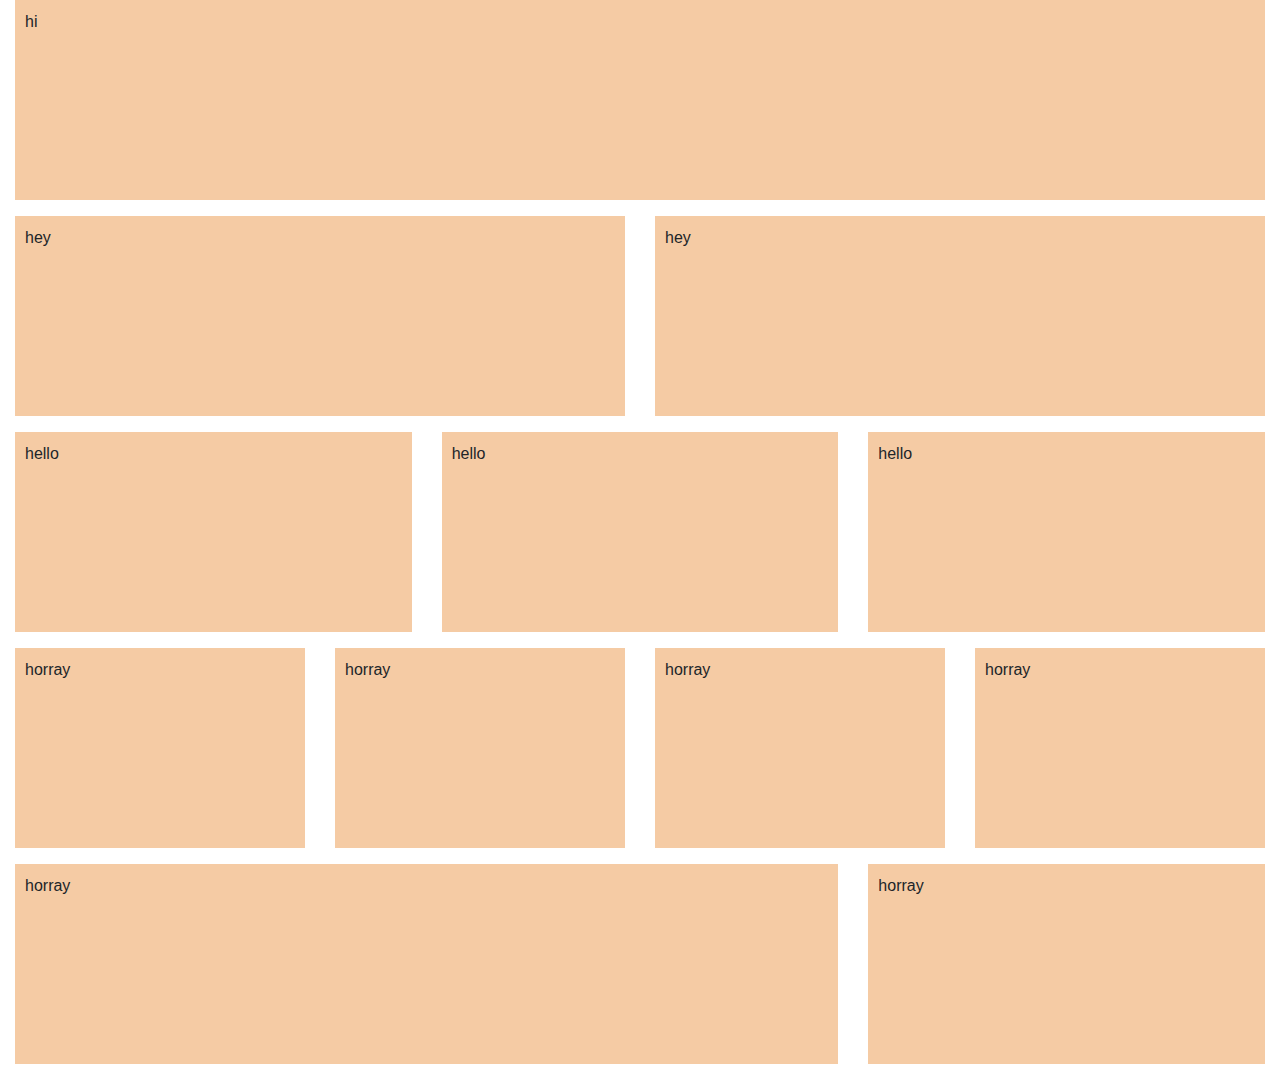
<file: Bootstrap Basic Web Layout/index.html>
<!DOCTYPE html>
<html>
<head>
	<title></title>
	<link rel="stylesheet" type="text/css" href="css/bootstrap.min.css">
	<link rel="stylesheet" type="text/css" href="css/styles.css">
	
</head>
<body>

	<div class="container-fluid">
		<div class="row">
			<div class="col-md-12"> 
				<p> hi</p>
				
			</div>

		</div>

		<div class="row">

			<div class="col-md-6"> 
				<p>hey</p>
			</div>

			<div class="col-md-6"> 
				<p> hey</p>
			</div>

		</div>

		<div class="row">
			<div class="col-md-4">
				<p> hello</p>

			</div>
			<div class="col-md-4">
				<p> hello</p>

			</div>
			<div class="col-md-4">
				<p> hello</p>

			</div>

		</div>

		<div class="row">
			<div class="col-md-3">
				<p>horray</p>

			</div>

			<div class="col-md-3">
				<p> horray</p>

			</div>

			<div class="col-md-3">
				<p> horray</p>

			</div>

			<div class="col-md-3">
				<p> horray</p>

			</div>


		</div>

		<div class="row">
			<div class="col-md-8">
				<p>horray</p>

			</div>

			<div class="col-md-4">
				<p> horray</p>

			</div>


		</div>



	</div>





	
	<script type="text/javascript" src="js/jquery-3.6.1.min.js"></script>
	<script type="text/javascript" src="js/bootstrap.min.js"></script>

</body>
</html>
</file>
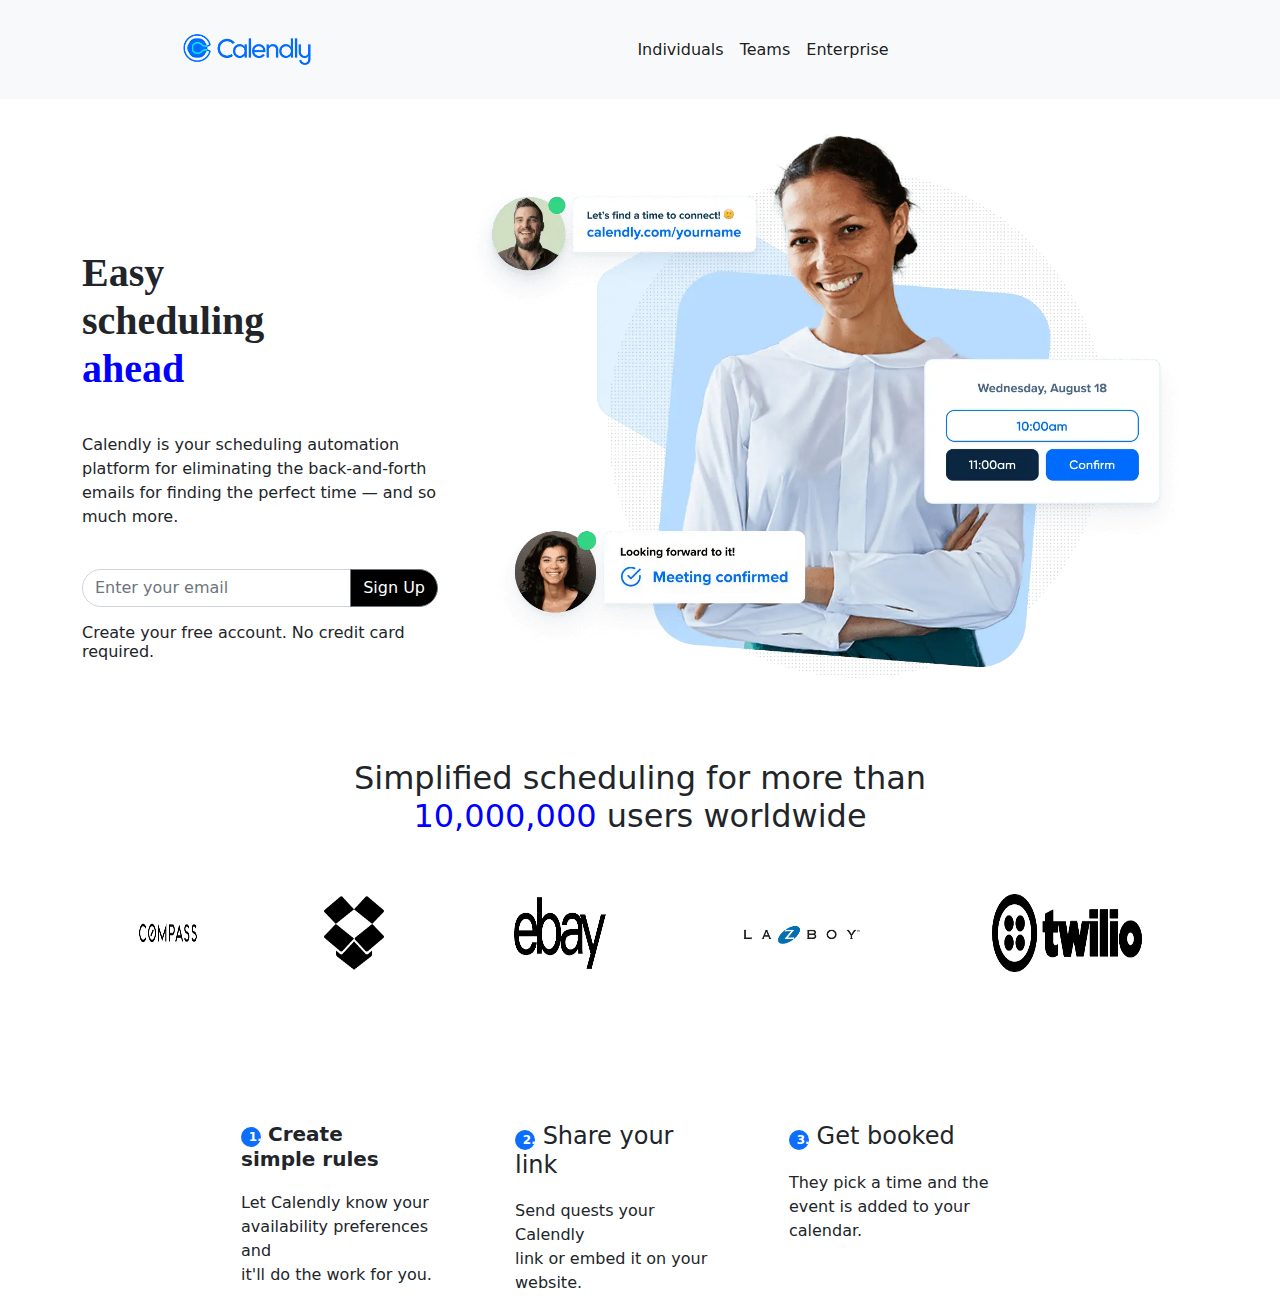
<file: Calendly website/index.html>
<!DOCTYPE html>
<html lang="en">
    <head>
        <title></title>
        <meta charset="UTF-8">
        <meta name="viewport" content="width=device-width, initial-scale=1">
        <link href="css/bootstrap.min.css" rel="stylesheet">
        <link href="css/style.css" rel="stylesheet">
        
    </head>
    <body>

 <!-- Home page     -->

        <!-- Navbar section  -->

        <nav class="navbar navbar-expand-lg navbar-light bg-light">
            <div class="container">
              <a class="navbar-brand" href="#"><img src="images/Calendly-Logo.png" class="img-fluid logo" height="170px" width="130px"></a>
              <button class="navbar-toggler" type="button" data-bs-toggle="collapse" data-bs-target="#navbarNav" aria-controls="navbarNav" aria-expanded="false" aria-label="Toggle navigation">
                <span class="navbar-toggler-icon"></span>
              </button>
              <div class="collapse navbar-collapse mx-auto" id="navbarNav">
                <ul class="navbar-nav mx-auto">
                  <li class="nav-item">
                    <a class="nav-link active" aria-current="page" href="#">Individuals</a>
                  </li>
                  <li class="nav-item">
                    <a class="nav-link active" href="#">Teams </a>
                  </li>
                  <li class="nav-item">
                    <a class="nav-link active" href="#">Enterprise</a>
                  </li>
                </ul>
              </div>
            </div>
          </nav>


        <!-- Hero Section  -->

        <div class="container">
            <div class="row">
                <div class="col-md-4 myhero">
                    <h1> Easy <br>
                        scheduling<br>
                        <span>ahead</span></h1> 

                    <p> Calendly is your scheduling automation platform for eliminating the back-and-forth emails for finding 
                        the perfect time — and so much more.</p>

                        
                      
                          <div class="input-group mb-3 ">
                            <input type="text" class="form-control myinput" placeholder="Enter your email" aria-label="Recipient's username" aria-describedby="button-addon2">
                            <button class="btn btn-outline-secondary myinput mybutton" type="button" id="button-addon2">Sign Up</button>
                          </div>
                    <h6> Create your free account. No credit card required.</h6>
                        
                </div>
                <div class="col-md-8">
                    <img src="images/Homepage-Hero-new.webp" class="img-fluid">
                </div>
            </div>
        </div>

        
        <!-- simplified section  -->

        <div class="container-fluid mysimplified">
            <div class="row">
            <div class="col-md-12">
            <h2 class="text-center"> Simplified scheduling for more than <br>
                <span> 10,000,000 </span> users worldwide</h2>

            </div>
            </div>
        </div>

        <div class="container-fluid mysimplified">
            <div>
            <div class="col-md-12 d-flex justify-content-evenly">
                <img src="images/compass-logo-vector.png" height="30px" width="60px" class="img-fluid">
                <img src="images/dropbox logo.png " height="30px" width="60px" class="img-fluid">
                <img src="images/ebay2.png"  height="20px" width="100px"class="img-fluid">
                <img src="images/laz-y-boy.png " height="170px" width="130px" class="img-fluid">
                <img src="images/twilio3.png"  height="10px" width="150px"class="img-fluid">


            </div>
            </div>
        </div>

        <div class="container-fluid mycreate  d-flex justify-content-evenly">
            <div class="row">
                <div class="col-md-4 mycreate2">
                        <h5>
                            <span class="badge bg-primary mybadge">1.</span> Create <br> simple rules<br>
                        </h5>

                        <p> Let Calendly know your<br>
                            availability preferences and<br>
                            it'll do the work for you.
                        </p>

                </div>

                <div class="col-md-4 mycreate2">
                    <h4 >
                        <span class="badge bg-primary">2.</span> Share your <br>link<br>
                    </h4>
                    <p> Send quests your Calendly<br>
                        link or embed it on your<br>
                        website.
                    </p>
                </div>

                <div class="col-md-4 mycreate2">
                    <h4 >
                        <span class="badge bg-primary">3.</span>  Get booked<br>
                    </h4>

                    <p> 
                        They pick a time and the<br>
                        event is added to your<br>
                        calendar.
                    </p>
                </div>

            </div>
        </div>


        <script src="js/bootstrap.min.js"></script>
    </body>
</html>
</file>
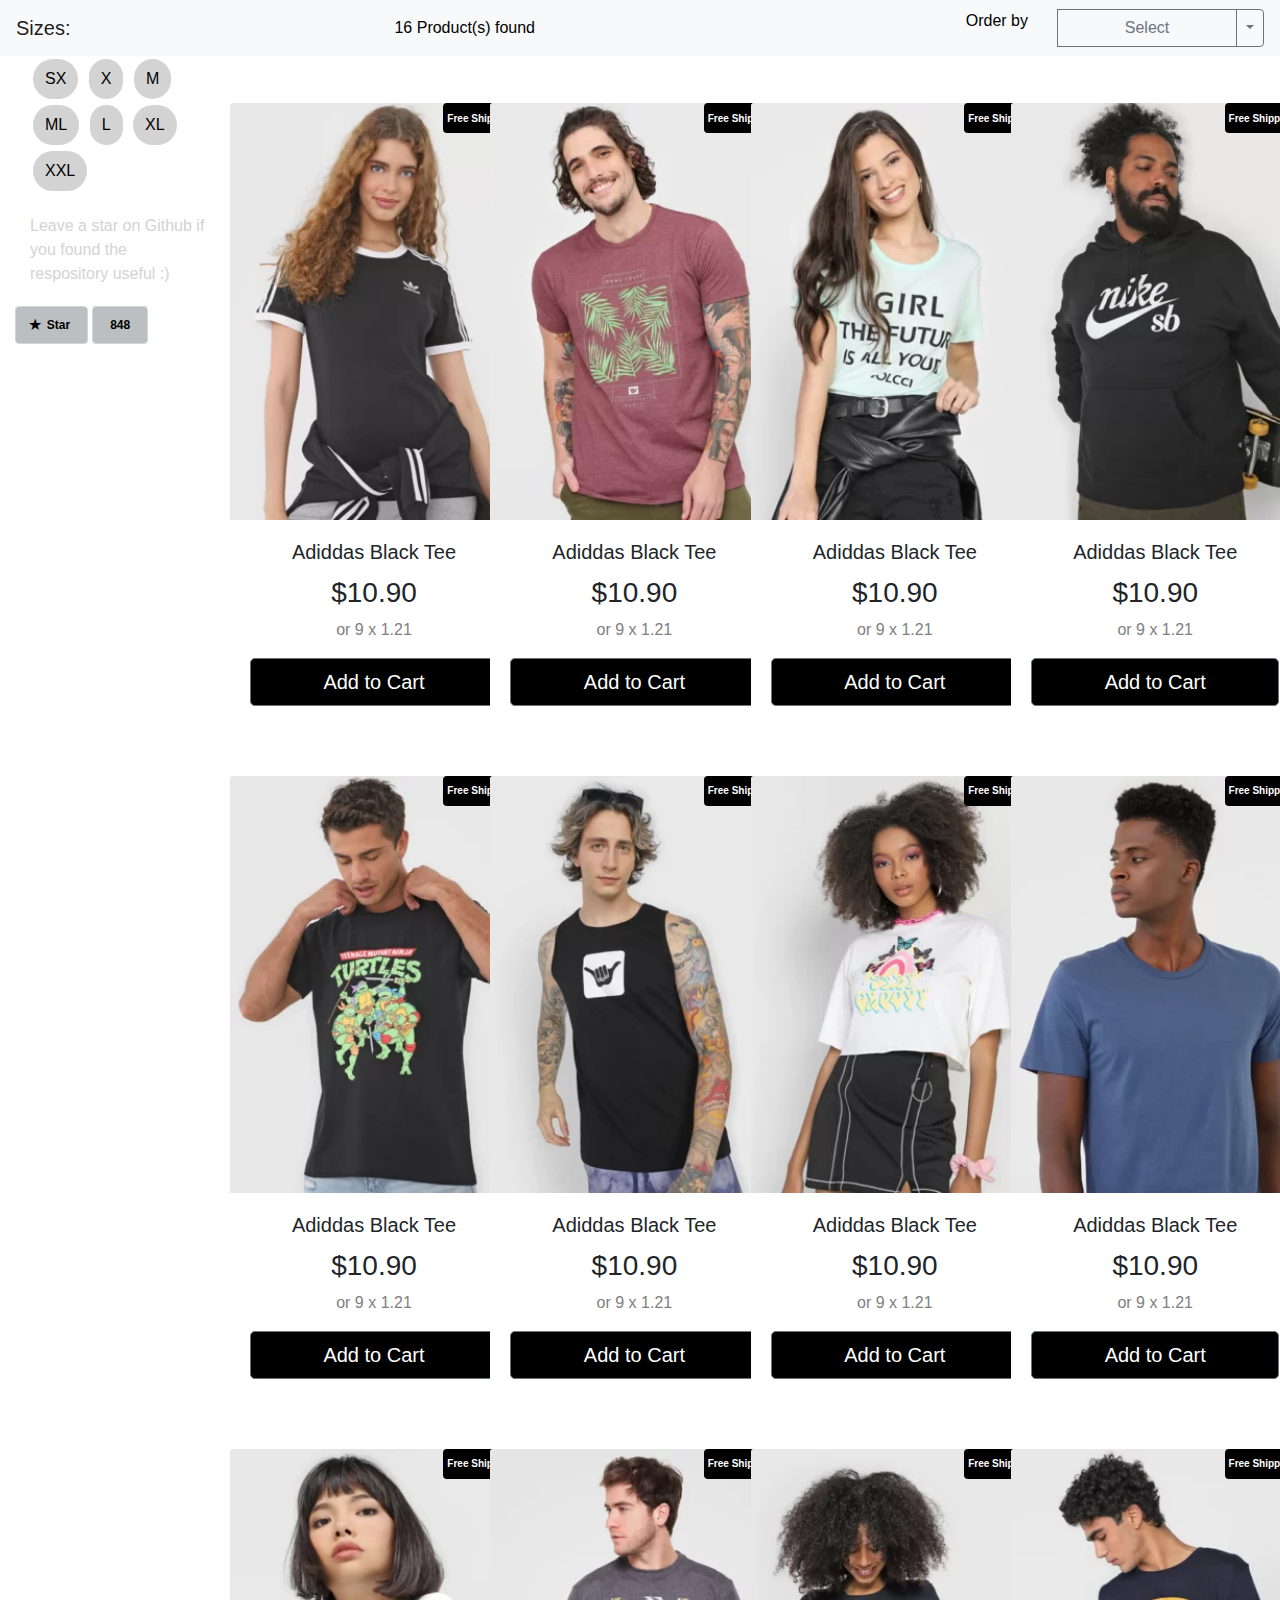
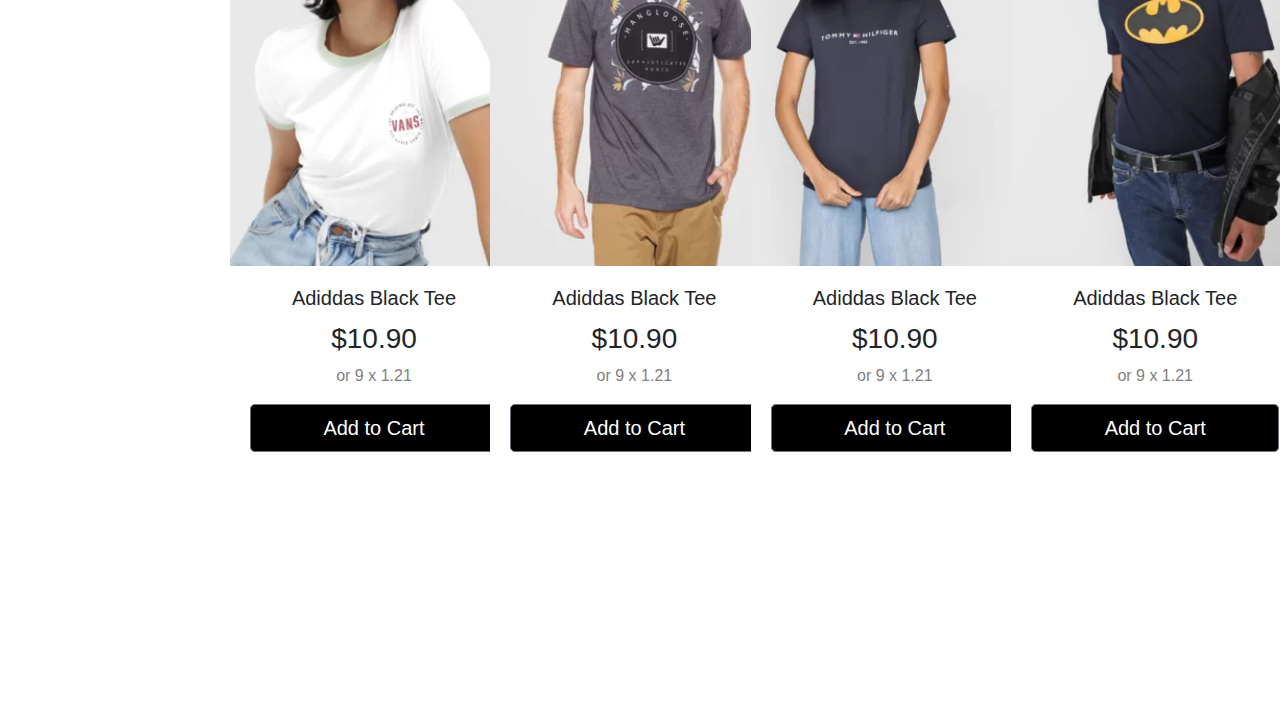
<file: Shoppping cart -ecommerce/index.html>
<!DOCTYPE html>
<html lang="en">
    <head>
        <title>Shopping Cart</title>
        <meta charset="UTF-8">
        <meta name="viewport" content="width=device-width, initial-scale=1">
        <link rel="stylesheet" type="text/css" href="css/bootstrap.min.css">
	    <link rel="stylesheet" type="text/css" href="css/styles.css">
    </head>
    <body>
        <!-- left nav bar section  -->
        <nav class="navbar navbar-expand-lg navbar-light bg-light">
          <a class="navbar-brand" href="#">Sizes:</a>
          <button class="navbar-toggler" type="button" data-toggle="collapse" data-target="#navbarSupportedContent" aria-controls="navbarSupportedContent" aria-expanded="false" aria-label="Toggle navigation">
            <span class="navbar-toggler-icon"></span>
          </button>
        
          <div class="collapse navbar-collapse" id="navbarSupportedContent">
            <ul class="navbar-nav mr-auto">
              <li class="nav-item">
                <a class="nav-link disabled mynav-link"><p>16 Product(s) found</p> </a>
              </li>
            </ul>
            <!-- right nav section -->
              <div class="btn-group ">
                <p class="searchone"> Order by</p>
                <button type="button" class="btn btn-outline-secondary mybutton ">Select</button>
                <button type="button" class="btn btn-outline-secondary dropdown-toggle dropdown-toggle-split" data-toggle="dropdown" aria-expanded="false">
                  <span class="sr-only">Toggle Dropdown</span>
                </button>
                <div class="dropdown-menu">
                  <a class="dropdown-item" href="#">Action</a>
                  <a class="dropdown-item" href="#">Another action</a>
                  <a class="dropdown-item" href="#">Something else here</a>
                  <div class="dropdown-divider"></div>
                  <a class="dropdown-item" href="#">Separated link</a>
                </div>
              </div>
          </div>
        </nav>

        <!-- Sizes Section  -->
          <div class="container-fluid">
            <div>
              <div class="col-md-2">
                <button type="button" class="btn btn-info mybuttons">SX</button>
                <button type="button" class="btn btn-info mybuttons">X</button>
                <button type="button" class="btn btn-info mybuttons">M</button>
                <button type="button" class="btn btn-info mybuttons">ML</button>
                <button type="button" class="btn btn-info mybuttons">L</button>
                <button type="button" class="btn btn-info mybuttons">XL</button>
                <button type="button" class="btn btn-info mybuttons">XXL</button>


                <div class="row">
                  <div class="col-md-12 repose"> Leave a star on Github if you found the respository useful :)</div>
                <div class="row"> 
                  <div class="col-md-12 star">
                    <button type="button" class="btn btn-primary myprimary">
                      ★<span class="badge badge-light myprimary">Star</span>
                      <span class="sr-only">unread messages</span>
                    </button>

                    <button type="button" class="btn btn-primary myprimary">
                     <span class="badge badge-light myprimary">848</span>
                      <span class="sr-only">unread messages</span>
                    </button>
                  </div>
                </div>

                </div>
              </div>
              
              <div class="col-md-10 images">
                <div class="row">


                  <div class="col-md-3">
                    <div class="card mycard" style="width: 18rem;">
                      <span class="badge badge-secondary mybadge"><p>Free Shipping</p></span>
                      <img src="images/card1.webp" class="card-img-top" alt="...">
                      <div class="card-body">
                        <h5 class="card-title text-center">Adiddas Black Tee</h5>
                        <h3 class="card-text text-center">$10.90</h3>
                        <blockquote class="text-center" style="color: gray;"> or 9 x 1.21</blockquote>
                        <button type="button" class="btn btn-secondary btn-lg bigbutton">Add to Cart</button>
                      </div>
                    </div>
                  </div>

                  <div class="col-md-3">
                    <div class="card mycard" style="width: 18rem;">
                      <span class="badge badge-secondary mybadge"><p>Free Shipping</p></span>
                      <img src="images/card3.webp" class="card-img-top" alt="...">
                      <div class="card-body">
                        <h5 class="card-title text-center">Adiddas Black Tee</h5>
                        <h3 class="card-text text-center">$10.90</h3>
                        <blockquote class="text-center" style="color: gray;"> or 9 x 1.21</blockquote>
                        <button type="button" class="btn btn-secondary btn-lg bigbutton">Add to Cart</button>
                      </div>
                    </div>
                  </div>


                  <div class="col-md-3">
                    <div class="card mycard" style="width: 18rem;">
                      <span class="badge badge-secondary mybadge"><p>Free Shipping</p></span>
                      <img src="images/card2.webp" class="card-img-top" alt="...">
                      <div class="card-body">
                        <h5 class="card-title text-center">Adiddas Black Tee</h5>
                        <h3 class="card-text text-center">$10.90</h3>
                        <blockquote class="text-center" style="color: gray;"> or 9 x 1.21</blockquote>
                        <button type="button" class="btn btn-secondary btn-lg bigbutton">Add to Cart</button>
                      </div>
                    </div>
                  </div>


                  <div class="col-md-3">
                    <div class="card mycard" style="width: 18rem;">
                      <span class="badge badge-secondary mybadge"><p>Free Shipping</p></span>
                      <img src="images/card4.webp" class="card-img-top" alt="...">
                      <div class="card-body">
                        <h5 class="card-title text-center">Adiddas Black Tee</h5>
                        <h3 class="card-text text-center">$10.90</h3>
                        <blockquote class="text-center" style="color: gray;"> or 9 x 1.21</blockquote>
                        <button type="button" class="btn btn-secondary btn-lg bigbutton">Add to Cart</button>
                      </div>
                    </div>
                  </div>

                </div>
              </div>
            </div>
          </div>
    

          <!-- Part 2  -->

          <div class="container-fluid">
            <div>
              <div class="col-md-2">
              
              </div>
              
              <div class="col-md-10 images">
                <div class="row">


                  <div class="col-md-3">
                    <div class="card mycard" style="width: 18rem;">
                      <span class="badge badge-secondary mybadge"><p>Free Shipping</p></span>
                      <img src="images/10547961582846888-1-product.76c02f8ee37e439fad3b.webp" class="card-img-top" alt="...">
                      <div class="card-body">
                        <h5 class="card-title text-center">Adiddas Black Tee</h5>
                        <h3 class="card-text text-center">$10.90</h3>
                        <blockquote class="text-center" style="color: gray;"> or 9 x 1.21</blockquote>
                        <button type="button" class="btn btn-secondary btn-lg bigbutton">Add to Cart</button>
                      </div>
                    </div>
                  </div>

                  <div class="col-md-3">
                    <div class="card mycard" style="width: 18rem;">
                      <span class="badge badge-secondary mybadge"><p>Free Shipping</p></span>
                      <img src="images/11033926921508488-1-product.e80b2a0ba8e1d1c30095.webp" class="card-img-top" alt="...">
                      <div class="card-body">
                        <h5 class="card-title text-center">Adiddas Black Tee</h5>
                        <h3 class="card-text text-center">$10.90</h3>
                        <blockquote class="text-center" style="color: gray;"> or 9 x 1.21</blockquote>
                        <button type="button" class="btn btn-secondary btn-lg bigbutton">Add to Cart</button>
                      </div>
                    </div>
                  </div>


                  <div class="col-md-3">
                    <div class="card mycard" style="width: 18rem;">
                      <span class="badge badge-secondary mybadge"><p>Free Shipping</p></span>
                      <img src="images/8552515751438644-1-product.b6128dd1df3de552cf1b.webp" class="card-img-top" alt="...">
                      <div class="card-body">
                        <h5 class="card-title text-center">Adiddas Black Tee</h5>
                        <h3 class="card-text text-center">$10.90</h3>
                        <blockquote class="text-center" style="color: gray;"> or 9 x 1.21</blockquote>
                        <button type="button" class="btn btn-secondary btn-lg bigbutton">Add to Cart</button>
                      </div>
                    </div>
                  </div>


                  <div class="col-md-3">
                    <div class="card mycard" style="width: 18rem;">
                      <span class="badge badge-secondary mybadge"><p>Free Shipping</p></span>
                      <img src="images/10686354557628304-1-product.00bf8ca2603352e0cfad.webp" class="card-img-top" alt="...">
                      <div class="card-body">
                        <h5 class="card-title text-center">Adiddas Black Tee</h5>
                        <h3 class="card-text text-center">$10.90</h3>
                        <blockquote class="text-center" style="color: gray;"> or 9 x 1.21</blockquote>
                        <button type="button" class="btn btn-secondary btn-lg bigbutton">Add to Cart</button>
                      </div>
                    </div>
                  </div>


                </div>
              </div>
            </div>
          </div>

          <!-- Part 3  -->

          <div class="container-fluid">
            <div>
              <div class="col-md-2">
                
              </div>
              
              <div class="col-md-10 images">
                <div class="row">


                  <div class="col-md-3">
                    <div class="card mycard" style="width: 18rem;">
                      <span class="badge badge-secondary mybadge"><p>Free Shipping</p></span>
                      <img src="images/18644119330491310-1-product.3ab8c5301302c1f8add4.webp" class="card-img-top" alt="...">
                      <div class="card-body">
                        <h5 class="card-title text-center">Adiddas Black Tee</h5>
                        <h3 class="card-text text-center">$10.90</h3>
                        <blockquote class="text-center" style="color: gray;"> or 9 x 1.21</blockquote>
                        <button type="button" class="btn btn-secondary btn-lg bigbutton">Add to Cart</button>
                      </div>
                    </div>
                  </div>

                  <div class="col-md-3">
                    <div class="card mycard" style="width: 18rem;">
                      <span class="badge badge-secondary mybadge"><p>Free Shipping</p></span>
                      <img src="images/card5.webp" class="card-img-top" alt="...">
                      <div class="card-body">
                        <h5 class="card-title text-center">Adiddas Black Tee</h5>
                        <h3 class="card-text text-center">$10.90</h3>
                        <blockquote class="text-center" style="color: gray;"> or 9 x 1.21</blockquote>
                        <button type="button" class="btn btn-secondary btn-lg bigbutton">Add to Cart</button>
                      </div>
                    </div>
                  </div>


                  <div class="col-md-3">
                    <div class="card mycard" style="width: 18rem;">
                      <span class="badge badge-secondary mybadge"><p>Free Shipping</p></span>
                      <img src="images/card6.webp" class="card-img-top" alt="...">
                      <div class="card-body">
                        <h5 class="card-title text-center">Adiddas Black Tee</h5>
                        <h3 class="card-text text-center">$10.90</h3>
                        <blockquote class="text-center" style="color: gray;"> or 9 x 1.21</blockquote>
                        <button type="button" class="btn btn-secondary btn-lg bigbutton">Add to Cart</button>
                      </div>
                    </div>
                  </div>


                  <div class="col-md-3">
                    <div class="card mycard" style="width: 18rem;">
                      <span class="badge badge-secondary mybadge"><p>Free Shipping</p></span>
                      <img src="images/card7.webp" class="card-img-top" alt="...">
                      <div class="card-body">
                        <h5 class="card-title text-center">Adiddas Black Tee</h5>
                        <h3 class="card-text text-center">$10.90</h3>
                        <blockquote class="text-center" style="color: gray;"> or 9 x 1.21</blockquote>
                        <button type="button" class="btn btn-secondary btn-lg bigbutton">Add to Cart</button>
                      </div>
                    </div>
                  </div>


                </div>
              </div>
            </div>
          </div>
        <!-- my cards section  -->
       


    <!-- my footer section  -->
            


    <script type="text/javascript" src="js/jquery-3.6.1.min.js"></script>
	<script type="text/javascript" src="js/bootstrap.min.js"></script>

    </body>
</html>
</file>
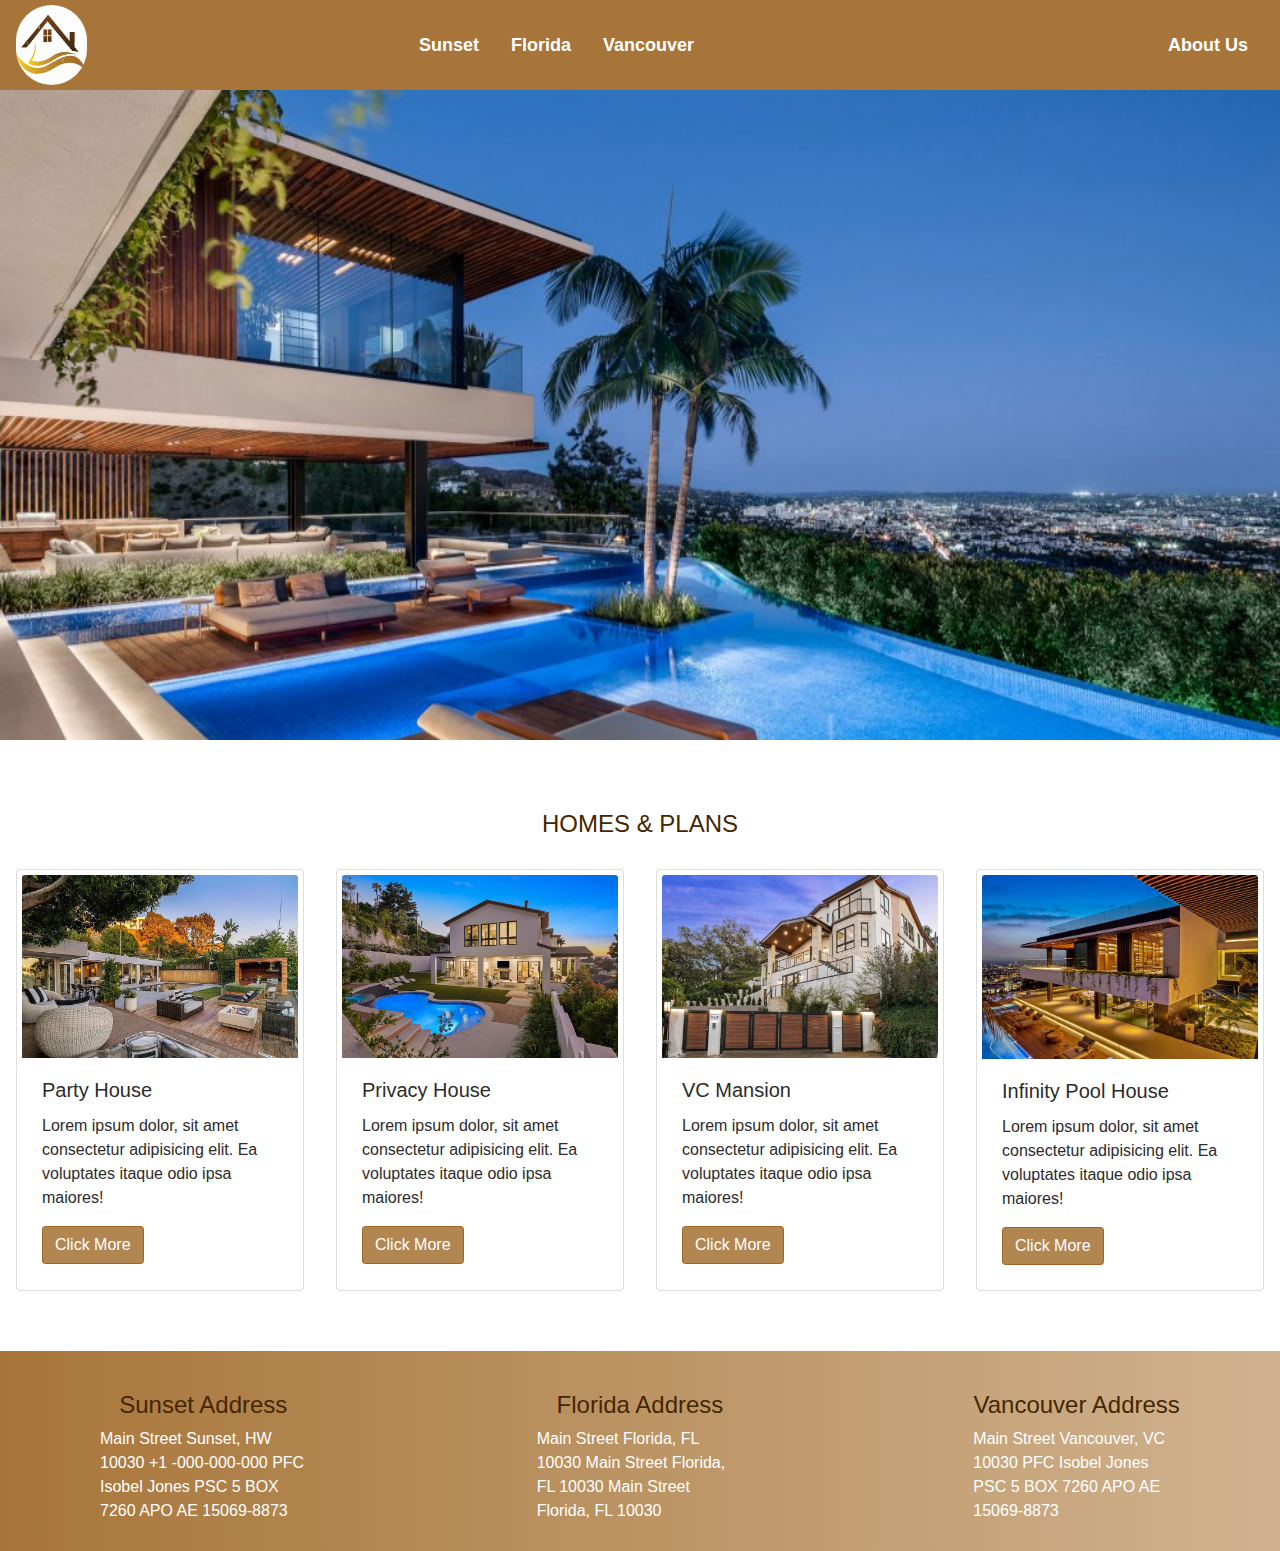
<file: Single Webpage/index.html>
<!DOCTYPE html>
<html lang="en">
    <head>
        <title>Sunset Homes</title>
        <meta charset="UTF-8">
        <meta name="viewport" content="width=device-width, initial-scale=1">
        <link rel="stylesheet" type="text/css" href="css/bootstrap.min.css">
	    <link rel="stylesheet" type="text/css" href="css/styles.css">
    </head>
    <body>
        <!-- nav bar section  -->
        <nav class="navbar navbar-expand-lg navbar-light  mynav-bar">

            <a class="navbar-brand mynav"  href="#"><img src="images/homelogo.jpeg" class="img-fluid mylogo"></a>
            <button class="navbar-toggler" type="button" data-toggle="collapse" data-target="#navbarSupportedContent" aria-controls="navbarSupportedContent" aria-expanded="false" aria-label="Toggle navigation">
              <span class="navbar-toggler-icon"></span>
            </button>
          
            <div class="nav-m">
                <a class="nav-link" href="#">Sunset</a>
                <a class="nav-link" href="#">Florida</a>
                <a class="nav-link" href="#">Vancouver</a>
            </div>

            <div class="nav-l">
                <a class="nav-link" href="#">About Us</a>
            </div>
          </nav>

        <!-- Jumbotron or slider or carousel  -->
        <div class="container-fluid myslider">
            <div>
                <div id="carouselExampleSlidesOnly" class="carousel slide" data-ride="carousel">
                    <div class="carousel-inner">
                      <div class="carousel-item active slider">
                          <img src="images/sliderorcard3.jpeg" class="d-block w-100" alt="infinity pool house">
                      </div>
                    </div>
                  </div>
            </div>
        </div>

        <div class="container-fluid">
            <div class="text-center myheader">
                <h4> HOMES & PLANS</h4>
            </div>
        </div>
    
        <!-- my cards section  -->
        <div class="container-fluid">
            <div class="row mycards">

                <div class="card mycard" style="width: 18rem;">
                    <img src="images/card4.jpeg" class="card-img-top" alt="...">
                    <div class="card-body">
                      <h5 class="card-title">Party House</h5>
                      <p class="card-text">Lorem ipsum dolor, sit amet consectetur adipisicing elit. Ea voluptates itaque odio ipsa maiores!</p>
                        <a href="#" class="btn btn-primary mybutton">Click More</a>
                    </div>
                  </div>

                  <div class="card mycard" style="width: 18rem;">
                    <img src="images/card1.jpeg" class="card-img-top" alt="...">
                    <div class="card-body">
                      <h5 class="card-title">Privacy House</h5>
                      <p class="card-text">Lorem ipsum dolor, sit amet consectetur adipisicing elit. Ea voluptates itaque odio ipsa maiores!</p>
                      <a href="#" class="btn btn-primary mybutton">Click More</a>
                    </div>
                  </div>

                  <div class="card mycard" style="width: 18rem;">
                    <img src="images/card5.jpeg" class="card-img-top" alt="...">
                    <div class="card-body">
                      <h5 class="card-title">VC Mansion</h5>
                      <p class="card-text">Lorem ipsum dolor, sit amet consectetur adipisicing elit. Ea voluptates itaque odio ipsa maiores!</p>
                      <a href="#" class="btn btn-primary mybutton">Click More</a>
                    </div>
                  </div>


                  <div class="card mycard" style="width: 18rem;">
                    <img src="images/card2.webp" class="card-img-top" alt="...">
                    <div class="card-body">
                      <h5 class="card-title">Infinity Pool House</h5>
                      <p class="card-text">Lorem ipsum dolor, sit amet consectetur adipisicing elit. Ea voluptates itaque odio ipsa maiores!</p>
                      <a href="#" class="btn btn-primary mybutton"> Click More</a>
                    </div>
                  </div>
                
            </div>
        </div>


    <!-- my footer section  -->
            <div class="footer">
                <div class="row myfooter">
                    <div class="col-md-4">
                        <h4> Sunset Address</h4>
                        <p> Main Street
                            Sunset, HW 10030  +1 -000-000-000 PFC Isobel Jones
                            PSC 5 BOX 7260
                            APO AE 15069-8873</p>
                    </div>
                    <div class="col-md-4">
                        <h4> Florida Address</h4>
                        <p> Main Street
                            Florida, FL 10030 
                            Main Street
                            Florida, FL 10030 
                            Main Street
                            Florida, FL 10030 </p>
                        </div>
                    <div class="col-md-4">
                        <h4> Vancouver Address</h4>
                        <p> Main Street
                        Vancouver, VC 10030 PFC Isobel Jones
                        PSC 5 BOX 7260
                        APO AE 15069-8873 </p>
                    </div>
                </div>
            </div>


    <script type="text/javascript" src="js/jquery-3.6.1.min.js"></script>
	<script type="text/javascript" src="js/bootstrap.min.js"></script>

    </body>
</html>
</file>
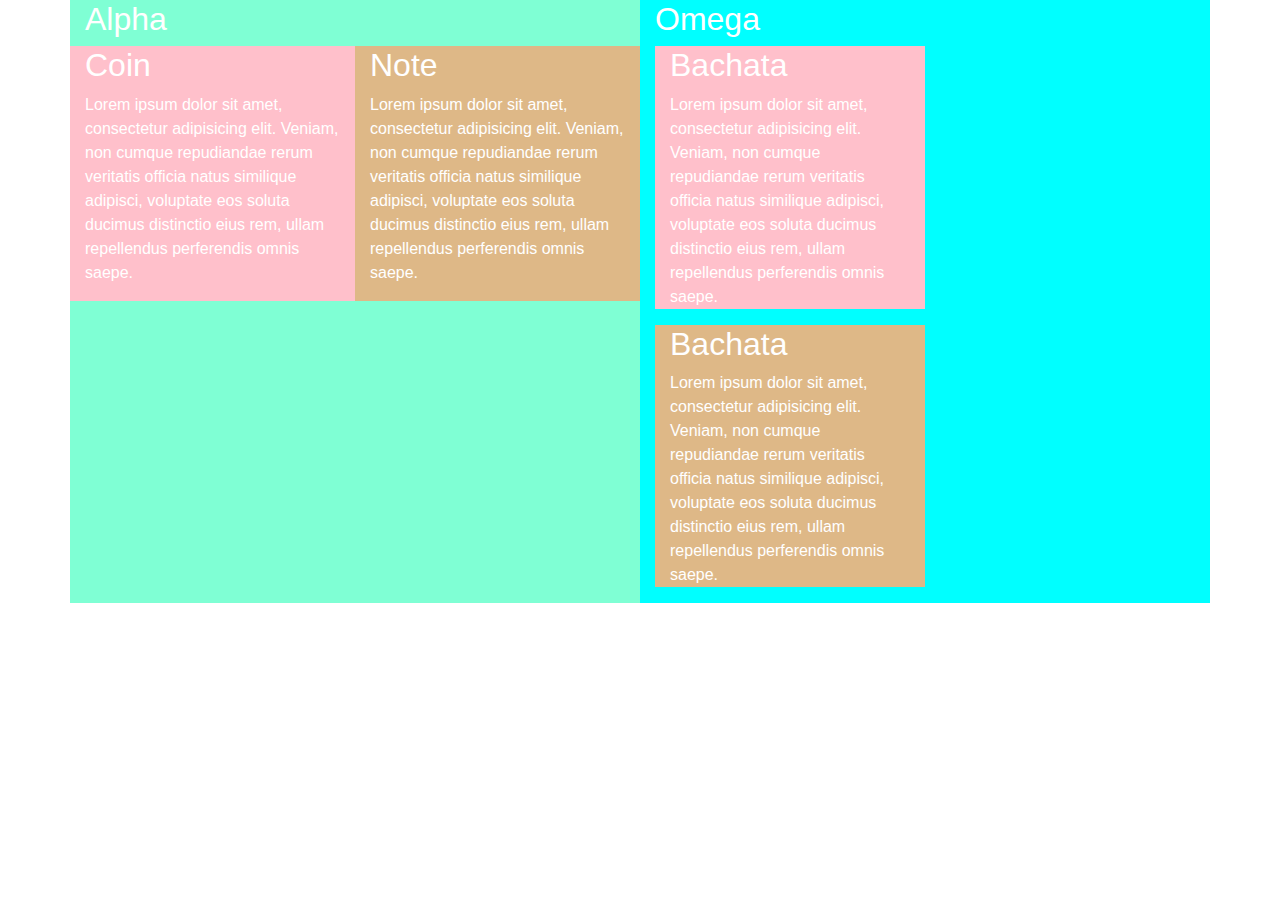
<file: Boostrap video code along/nestingcols.html>
<!DOCTYPE html>
<html lang="en">
    <head>
        <title></title>
        <meta charset="UTF-8">
        <meta name="viewport" content="width=device-width, initial-scale=1">
        <link rel="stylesheet" href="css/bootstrap.min.css" type="text/css">
        <link href="css/nestingcols.css" rel="stylesheet" type="text/css">
    </head>
    <body>
        <div class="container">
            <div class="row">
                <div class="col-md-6 col1"> 
                   <h2> Alpha</h2>
                <div class="row"> 
                   <div class="col-md-6 nest1">
                    <h2>Coin</h2>
                    <p>
                        Lorem ipsum dolor sit amet, consectetur adipisicing elit. Veniam, non cumque repudiandae rerum veritatis officia natus similique adipisci, 
                        voluptate eos soluta ducimus distinctio eius rem, ullam repellendus perferendis omnis saepe.
                    </p>
                   </div>
                   <div class="col-md-6 nest2">
                    <h2>Note</h2>
                    <p>
                        Lorem ipsum dolor sit amet, consectetur adipisicing elit. Veniam, non cumque repudiandae rerum veritatis officia natus similique adipisci, 
                        voluptate eos soluta ducimus distinctio eius rem, ullam repellendus perferendis omnis saepe.
                    </p>
                   </div>
                </div>
            </div>
                <div class="col-md-6 col2">
                    <h2> Omega</h2>
            
                       <div class="col-md-6 nest1">
                        <h2>Bachata</h2>
                        <p>
                            Lorem ipsum dolor sit amet, consectetur adipisicing elit. Veniam, non cumque repudiandae rerum veritatis officia natus similique adipisci, 
                            voluptate eos soluta ducimus distinctio eius rem, ullam repellendus perferendis omnis saepe.
                        </p>
                       </div>

                       <div class="col-md-6 nest2">
                        <h2>Bachata</h2>
                        <p>
                            Lorem ipsum dolor sit amet, consectetur adipisicing elit. Veniam, non cumque repudiandae rerum veritatis officia natus similique adipisci, 
                            voluptate eos soluta ducimus distinctio eius rem, ullam repellendus perferendis omnis saepe.
                        </p>
                       </div>
                </div>
            </div>
        </div>

        <!-- Note: nesting is pretty useful in responsive sites layout. putting content inside a man content in bootstrap  -->


        <script type="text/javascript" src="js/jquery-3.6.1.min.js"> </script>
        <script type="text/javascript" src="js/bootstrap.min.js"> </script>
    </body>
</html>
</file>
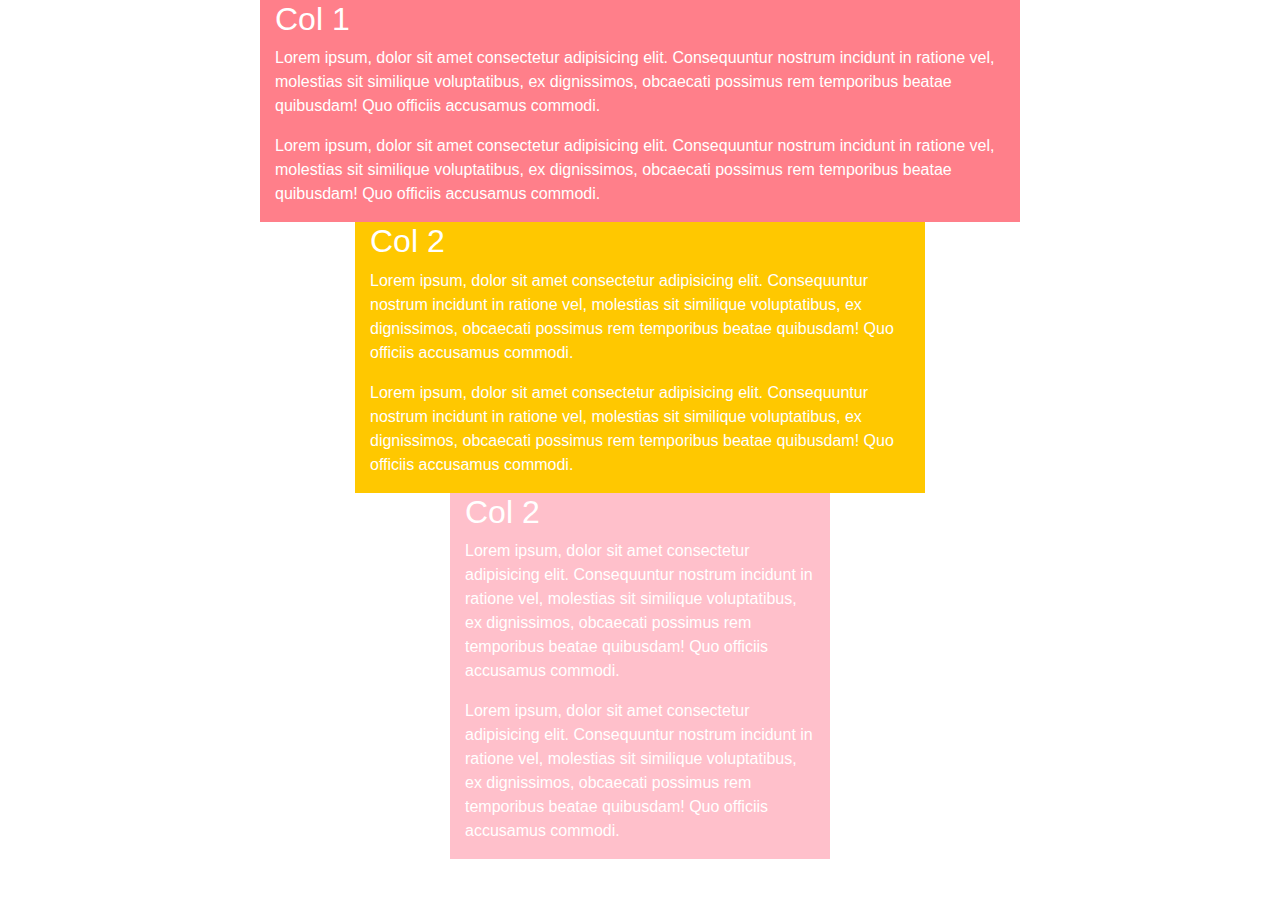
<file: Boostrap video code along/offsetting.html>
<!DOCTYPE html>
<html lang="en">
    <head>
        <title></title>
        <meta charset="UTF-8">
        <meta name="viewport" content="width=device-width, initial-scale=1">
        <link rel="stylesheet" href="css/bootstrap.min.css" type="text/css">
        <link href="css/offsetting.css" rel="stylesheet" type="text/css">
    </head>
    <body>
        <!-- justify center with bootstrap offset insteading css styling -->
        <div class="container">
            <div class="row">
                <div class="col-md-8 offset-md-2 col1"> 
                   <h2> Col 1</h2>
                   <p> Lorem ipsum, dolor sit amet consectetur adipisicing elit. Consequuntur nostrum incidunt in ratione vel, molestias sit similique 
                    voluptatibus, ex dignissimos, obcaecati possimus rem temporibus beatae quibusdam! Quo officiis accusamus commodi.</p>
                    <p> Lorem ipsum, dolor sit amet consectetur adipisicing elit. Consequuntur nostrum incidunt in ratione vel, molestias sit similique 
                        voluptatibus, ex dignissimos, obcaecati possimus rem temporibus beatae quibusdam! Quo officiis accusamus commodi.</p>
                </div>
                <div class="col-md-6 offset-md-3 col2">
                    <h2> Col 2</h2>
                    <p> Lorem ipsum, dolor sit amet consectetur adipisicing elit. Consequuntur nostrum incidunt in ratione vel, molestias sit similique 
                        voluptatibus, ex dignissimos, obcaecati possimus rem temporibus beatae quibusdam! Quo officiis accusamus commodi.</p>
                        <p> Lorem ipsum, dolor sit amet consectetur adipisicing elit. Consequuntur nostrum incidunt in ratione vel, molestias sit similique 
                            voluptatibus, ex dignissimos, obcaecati possimus rem temporibus beatae quibusdam! Quo officiis accusamus commodi.</p>
                </div>

                <div class="col-md-4 offset-md-4 col3"> 
                    <h2> Col 2</h2>
                    <p> Lorem ipsum, dolor sit amet consectetur adipisicing elit. Consequuntur nostrum incidunt in ratione vel, molestias sit similique 
                        voluptatibus, ex dignissimos, obcaecati possimus rem temporibus beatae quibusdam! Quo officiis accusamus commodi.</p>
                        <p> Lorem ipsum, dolor sit amet consectetur adipisicing elit. Consequuntur nostrum incidunt in ratione vel, molestias sit similique 
                            voluptatibus, ex dignissimos, obcaecati possimus rem temporibus beatae quibusdam! Quo officiis accusamus commodi.</p>
                </div>
            </div>
        </div>

        <script type="text/javascript" src="js/jquery-3.6.1.min.js"> </script>
        <script type="text/javascript" src="js/bootstrap.min.js"> </script>
    </body>
</html>
</file>
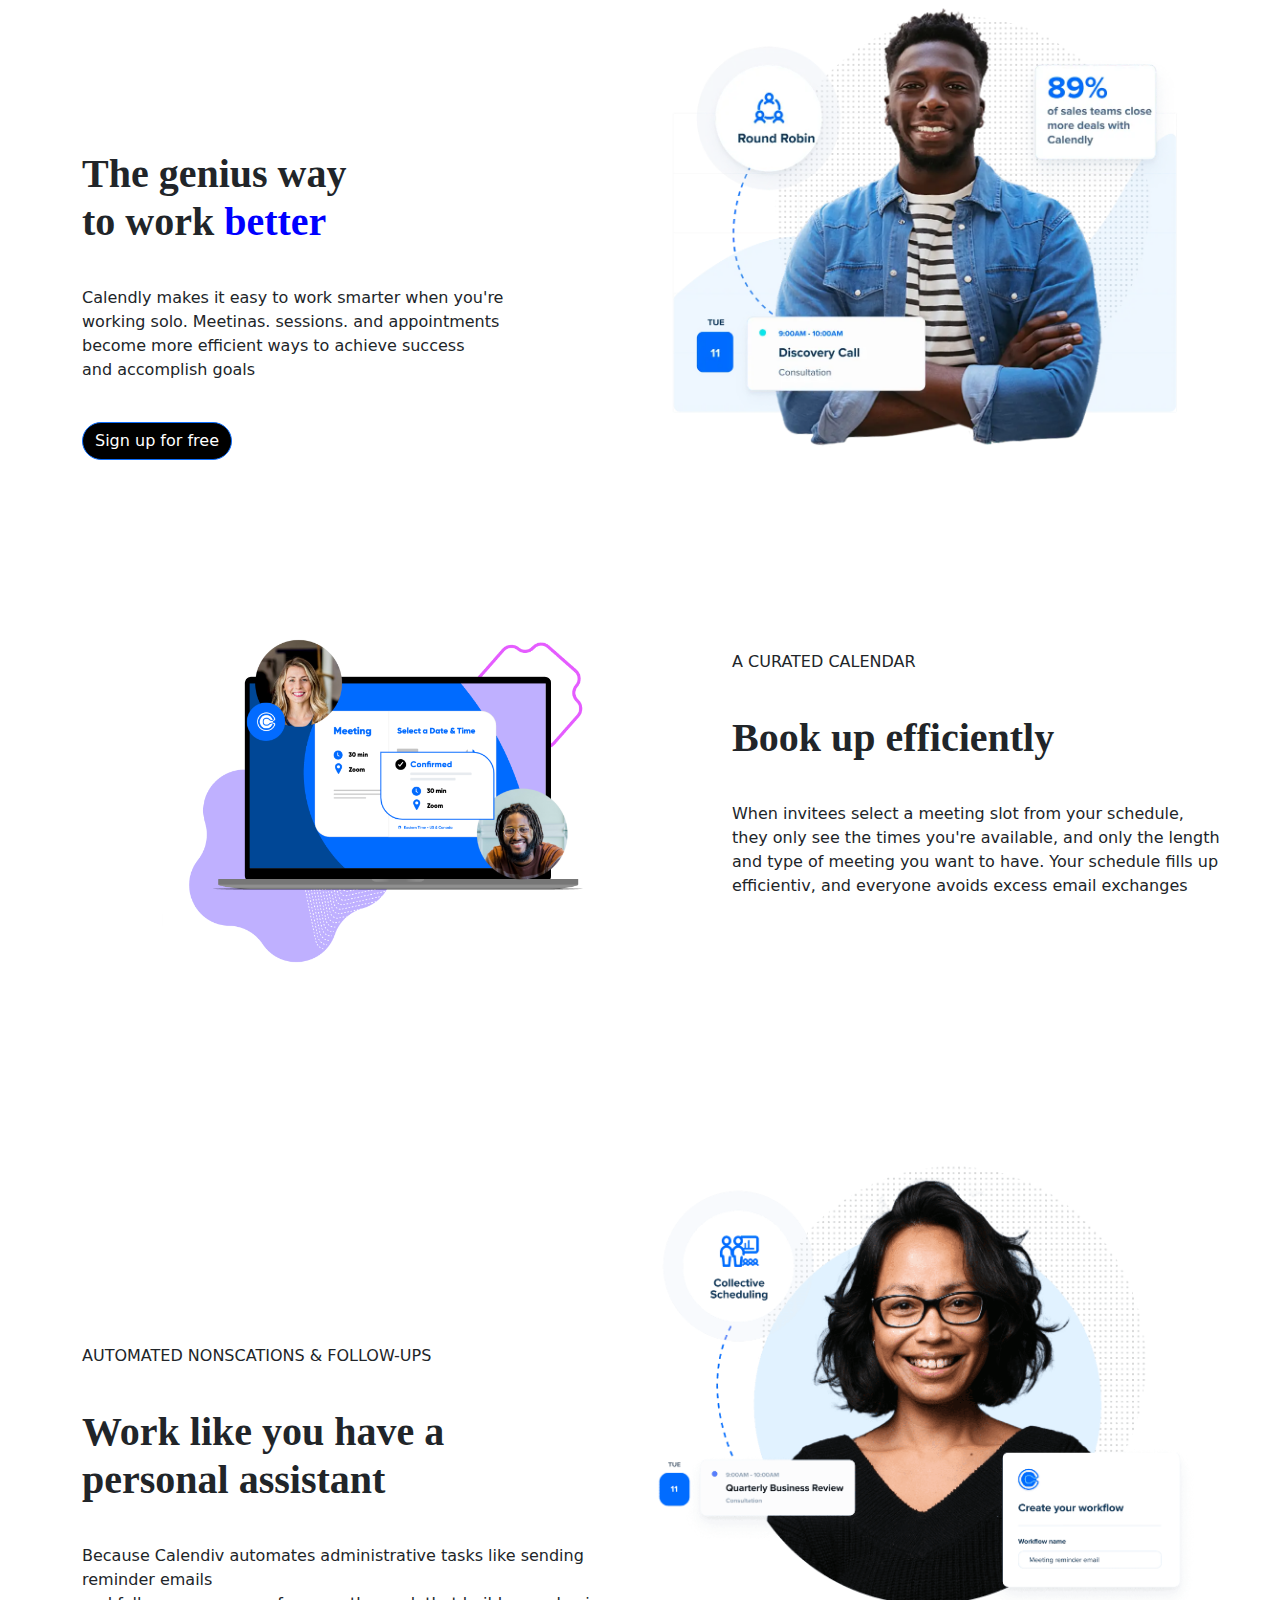
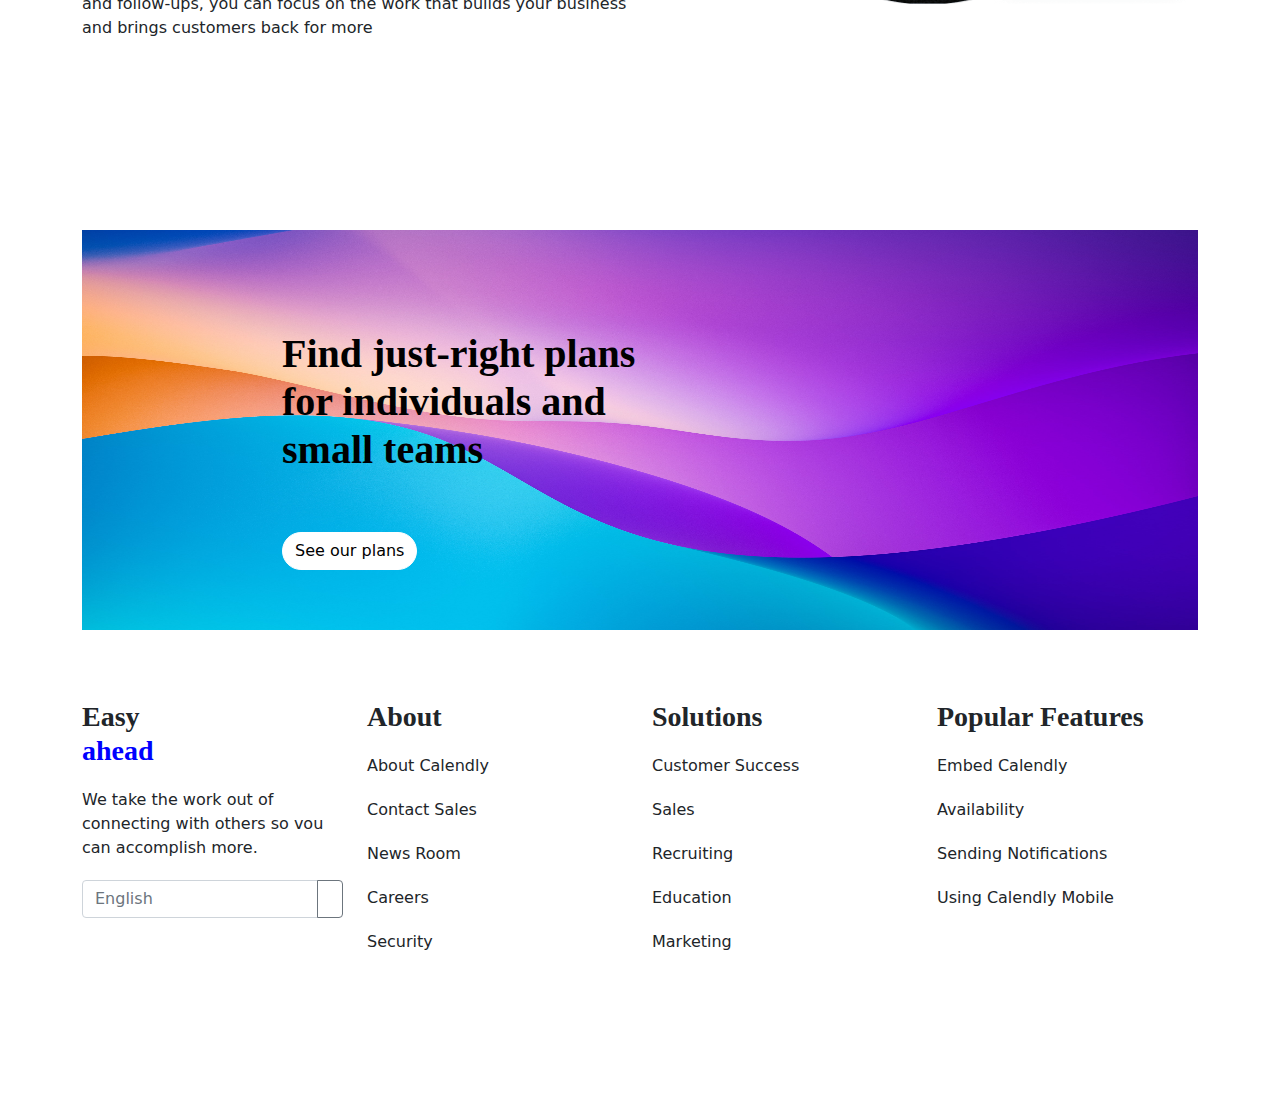
<file: Calendly website/individuals.html>
<!DOCTYPE html>
<html lang="en">
    <head>
        <title></title>
        <meta charset="UTF-8">
        <meta name="viewport" content="width=device-width, initial-scale=1">
        <link href="css/bootstrap.min.css" rel="stylesheet">
        <link href="css/style.css" rel="stylesheet">
    </head>
    <body>
    
<!-- part 1 -->
        <div class="container">
            <div class="row">
                <div class="col-md-6 myhero">
                    <h1> The genius way <br> to work <span> better</span> </h1>
                    <p> Calendly makes it easy to work smarter when you're<br>
                        working solo. Meetinas. sessions. and appointments<br>
                        become more efficient ways to achieve success<br>
                        and
                        accomplish goals
                    </p>
                    <button type="button" class="btn btn-primary button2">Sign up for free</button>
                
        
                </div>

                <div class="col-md-6">
                    <img src="images/Calendly-page 2.webp" class="img-fluid">
                </div>
            </div>
        </div>


<!-- part 2 -->

        <div class="container part2 myhero">
            <div class="row">
                <div class="col-md-6">
                    <img src="images/calendly - page 4.webp" class="img-fluid">
                </div>
                <div class="col-md-6">
                    <p> A CURATED CALENDAR</p>
                    <h1> Book up efficiently</h1>
                    <p> When invitees select a meeting slot from your schedule, <br> they only see the times you're available, 
                        and only the length  <br>and type of meeting you want to have. Your schedule fills up <br>
                        efficientiv, and everyone avoids excess email exchanges
                    </p>
                </div>
            </div>
        </div>


 <!-- Part 3 -->

        <div class="container">
            <div class="row">
                <div class="col-md-6 myhero">
                    <p> AUTOMATED NONSCATIONS & FOLLOW-UPS</p>
                    <h1> Work like you have a  <br>personal assistant</h1>
                    <p> Because Calendiv automates administrative tasks like
                        sending reminder emails  <br> and follow-ups, you can focus on
                        the work that builds your business and brings customers back for more
                    </p>
                </div>
                <div class="col-md-6">
                    <img src="images/Calendly-page 3.png" class="img-fluid">
                </div>
            </div>
        </div>


<!-- Part 4          -->


        <div class="container">
            <div class="row">
                <div class="col-md-12 myhero">

                    <img src="images/milad-fakurian-E8Ufcyxz514-unsplash.jpg"  height="400px" width="100%">
                    <h1 class="part4-heading"> 
                        Find just-right plans <br> for individuals and <br>  small teams
                    </h1>

                    <button type="button" class="btn btn-primary button3">See our plans</button>
                </div>
                
            </div>
        </div>


<!-- footer part  -->
        <div class="container">
            <div class="row">
                <div class="col-md-3 myhero2">
                    <h3> Easy<br> <span>ahead </span></h3>
                    <p> We take the work out of connecting with others
                        so vou can accomplish more.</p>
                 <div class="input-group mb-3">
                    <input type="text" class="form-control" placeholder="English" aria-label="Recipient's username" aria-describedby="button-addon2">
                    <button class="btn btn-outline-secondary" type="button" id="button-addon2"></button>
                 </div>
         
        </div>

                <div class="col-md-3  myhero2">

                    <h3> About</h3>
                    <p> About Calendly</p>
                    <p> Contact Sales</p>
                    <p>News Room </p>
                    <p>Careers </p>
                    <p> Security</p>
                </div>


                <div class="col-md-3  myhero2">
                    <h3> Solutions</h3>
                    <p> Customer Success</p>
                    <p>  Sales</p>
                    <p>Recruiting </p>
                    <p>Education </p>
                    <p> Marketing</p>
                </div>


                <div class="col-md-3  myhero2">
                    <h3> Popular Features</h3>
                    <p> Embed Calendly</p>
                    <p>  Availability</p>
                    <p>Sending Notifications</p>
                    <p>Using Calendly Mobile</p>
                    
                </div>
                
            </div>
        </div>









        <script src="js/bootstrap.min.js"></script>
    </body>
</html>
</file>
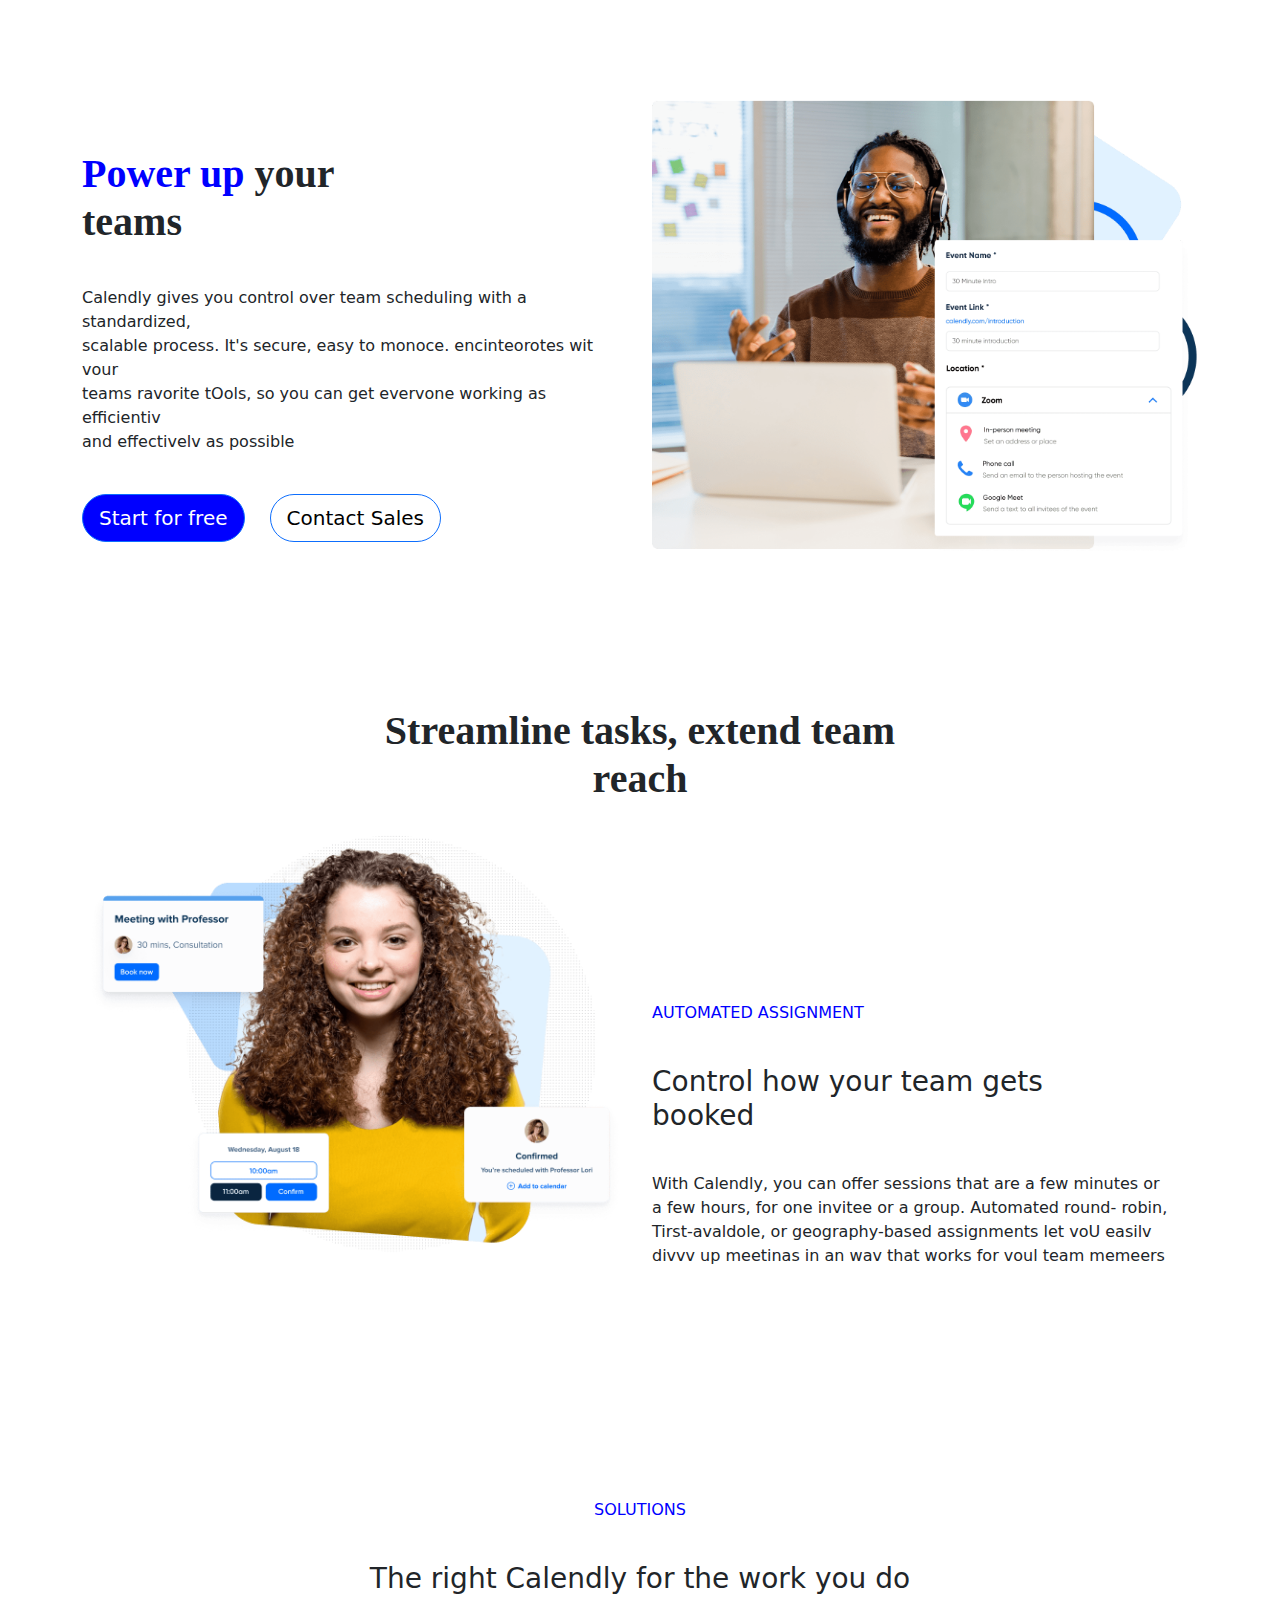
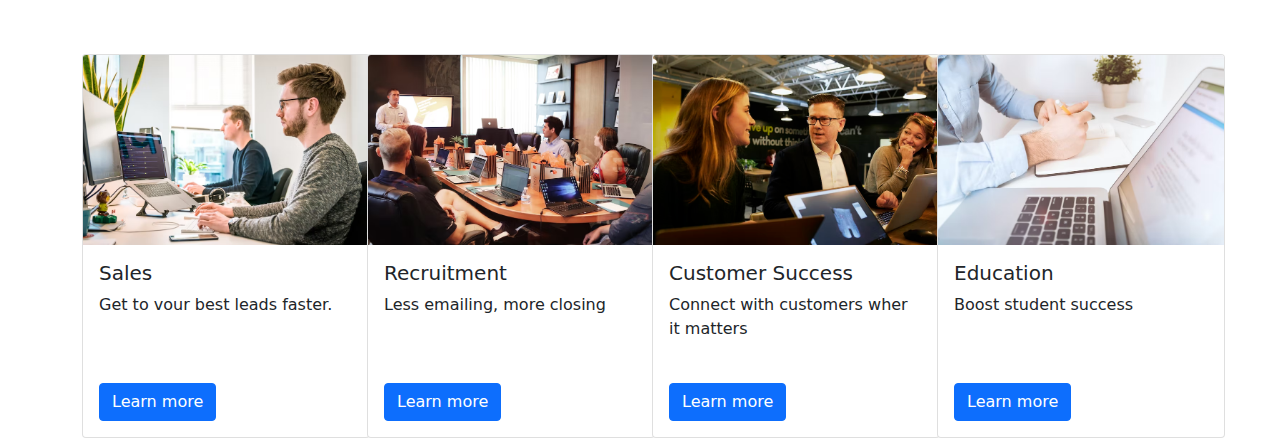
<file: Calendly website/teams.html>
<!DOCTYPE html>
<html lang="en">
    <head>
        <title>Calendly Teams page</title>
        <meta charset="UTF-8">
        <meta name="viewport" content="width=device-width, initial-scale=1">
        <link href="css/bootstrap.min.css" rel="stylesheet">
        <link href="css/style.css" rel="stylesheet">
    </head>
    <body>
<!-- Part 1 -->
        <div class="container">
            <div class="row">
                <div class="col-md-6 myhero">
                    <h1> <span>Power up </span> your <br> teams</h1>

                    <p> Calendly gives you control over team scheduling with a
                        standardized,<br> scalable process. It's secure, easy to
                        monoce. encinteorotes wit vour <br>teams 
                        ravorite tOols, so you can get evervone working as
                        efficientiv<br> and effectivelv as possible</p>

                        <button type="button" class="btn btn-outline-primary btn-lg mybutton4">Start for free </button>
                        <button type="button" class="btn btn-outline-primary btn-lg mybutton5">Contact Sales</button>

                </div>
                <div class="col-md-6">

                    <img src="images/Enterprise 1.png" class="img-fluid image1">
                </div>
            </div>
        </div>
    
<!-- Part 2 -->

        <div class="container">
            <div class="row">
                <div class="col-md-12 text-center myhero">
                    <h1> Streamline tasks, extend team <br> reach</h1>
                </div>
            </div>
        </div>

<!-- part 3 -->

        <div class="container">
            <div class="row">
                <div class="col-md-6 ">
                    <img src="images/enterprise2.png" class="img-fluid">
                </div>

                <div class="col-md-6 myhero">
                    <p><span>AUTOMATED ASSIGNMENT </span></p>
                    <h3> Control how your team gets<br> booked</h3>

                    <p> 
                        With Calendly, you can offer sessions that are a few minutes
                        or<br> a few hours, for one invitee or a group. Automated round-
                        robin,<br> Tirst-avaldole, or geography-based assignments let
                        voU easilv<br> divvv up meetinas in an wav that works for voul
                        team memeers
                    </p>
                </div>
            </div>
        </div>

<!-- Part 4 -->
        <div class="container">
            <div class="row">
                <div class="col-md-12 text-center myhero">
                    <p> <span> SOLUTIONS</span></p>
                    <h3> The right Calendly for the work you do</h3>
                    
                </div>
            </div>
        </div>

<!-- part 5 -->
        <div class="container mycards">
            <div class="row">
                <div class="col-md-3">

                    <div class="card mycard1" style="width: 18rem;">
                        <img src="images/sales.avif" class="card-img-top" alt="...">
                        <div class="card-body">
                          <h5 class="card-title">Sales</h5>
                          <p class="card-text">Get to vour best leads faster.</p>
                          <a href="#" class="btn btn-primary">Learn more</a>
                        </div>
                      </div>
                </div>

                <div class="col-md-3 mycard1">
                    <div class="card" style="width: 18rem;">
                        <img src="images/recruit.avif" class="card-img-top" alt="...">
                        <div class="card-body">
                          <h5 class="card-title">Recruitment</h5>
                          <p class="card-text">Less emailing, more closing</p>
                          <a href="#" class="btn btn-primary">Learn more</a>
                        </div>
                      </div>
                </div>

                <div class="col-md-3 mycard2">
                    <div class="card" style="width: 18rem;">
                        <img src="images/success.avif" class="card-img-top" alt="...">
                        <div class="card-body">
                          <h5 class="card-title">Customer Success</h5>
                          <p class="card-text">Connect with customers wher
                            it matters</p>
                          <a href="#" class="btn btn-primary">Learn more</a>
                        </div>
                      </div>
                </div>

                <div class="col-md-3 mycard1">
                    <div class="card" style="width: 18rem;">
                        <img src="images/education.avif" class="card-img-top" alt="...">
                        <div class="card-body">
                          <h5 class="card-title">Education</h5>
                          <p class="card-text">Boost student success</p>
                          <a href="#" class="btn btn-primary">Learn more</a>
                        </div>
                    </div>
                </div>
            </div>
        </div>



        <script src="js/bootstrap.min.js"></script>
    </body>
</html>
</file>
<file: Bootstrap Basic Web Layout/css/styles.css>
p{
	background-color: #f5cba4;
	height: 200px;
	padding: 10px;
}
</file>
<file: Calendly website/css/style.css>
/* navbar section */
            .logo{
                margin-left: 100px;
            }
/* hero section  */
        .myhero{
            margin-top: 150px;
            
        }

        .myinput{
            border-radius: 50px;
        }
        .mybutton{
            background-color: black;
            color: white;
        }

        .myhero h1{
            font-weight: 700;
            font-family: Georgia, 'Times New Roman', Times, serif;
        }

        .myhero p{
            margin: 40px 0;
        }
        span{
            color: blue;
        }

/* simplified section  */
        .mysimplified{
            margin-top: 50px;
        }

 /* my create style         */
        .mycreate{
            margin-top: 150px;
        
        }
        .mycreate2 {
            padding-right: 50px;
        }

        .mycreate p{
            margin-top: 20px;
        }

        .mycreate span{
        border-radius: 20px;
        height: 20px;
        width: 20px;
        font-size:12px;
        }

        .mycreate2 h5{
            font-weight: 700;

        }


        /* Individuals styles  */

        .button2{
            border-radius: 30px;
            background-color: black;
        }

        .part2{
            margin: 150px;
        }

        .button3{
            background-color: white;
            color: black;
            border-radius: 30px;
            border-color: white;
            position: relative;
            bottom: 250px;
            left: 200px;
        }

        .part4-heading{
            position: relative;
            bottom: 300px;
            left: 200px;
            color: black;
        }

        .myhero2{
            margin-top: 0;
            position: relative;
            bottom: 120px;

        }

        .myhero2 h3{
            font-weight: 700;
            font-family: Georgia, 'Times New Roman', Times, serif;
        }

        .myhero2 p{
            margin: 20px 0;
        }

        .mybutton4{
            background-color: blue;
            color: white;
            border-radius: 30px;
            margin-right: 20px;
        }

        .mybutton5{
            
            background-color:white;
            color: black;
            border-radius: 30px;
        }

        .image1{
            margin-top: 100px;
        }

        .mycards{
            margin-top: 50px;
        }

        .mycard1 a{
            margin-top: 50px;
        }

        .mycard2 a{
            margin-top: 26px
        }
</file>
<file: Shoppping cart -ecommerce/css/styles.css>
/* nav bar styles  */
    .mynav-link p{
        margin-left: 300px;
        color: black;
        margin-bottom: 0px;
    }

    .searchone {
        margin-right: 30px;
        color: black;
        margin-bottom: -10px;
    }

    .mybutton{
        width: 180px;
    }

    .mybuttons{
        background-color: lightgray;
        border:0px;
        color: black;
        border-radius: 160px;
        height: 40px;
        margin: 3px;
    }

/* repository section style  */
    .repose{
        top:20px ;
        color: lightgray;
        /* bottom: 50px; */
    }

    .star{ 
        top: 40px;
    }

    .mybadge{
        background-color: gray;
    }

    .myprimary {
        color: #fff;
        background-color: #bcbfc1;
        border-color: #d3d6d9;
        color: black;
    }

/* cards section styles  */
    .images{
        margin-left: 200px;
        bottom: 201px ;
        margin-bottom: 50px;

    }

    .mybadge{
        height: 30px;
        font-size: 10px;
        /* margin-left: 130px; */
        background-color: black;
        /* top:0; */
        position: absolute;
        right:0;
    }

    .mybadge p{
        margin-top: 8px;
    
    }

    .bigbutton{
    width: 100%;
    background-color: black;
    }

    .mycard{
        border: 0;
    }
</file>
<file: Single Webpage/css/styles.css>
/* Nav bar styling  */
    .nav-l{
        width: 100%;
        display: flex;
        justify-content: flex-end;
    }

    .mynav-bar{
        background-color: rgba(145, 82, 7, 0.8);
        height: 90px;
        
    }
    .nav-m{
        display: flex;
    margin-left: 300px;
    }

    .mylogo{
        width:160px;
        height:80px;
        border-radius:180px;
        border: 20px;
    }

    .nav-link{
        font-size: large;
        font-weight: 700;
        color:#fff
    }

/* my slider styles  */
    .myslider{
        padding-right:0px;
        padding-left:0px;
    }

    .slider{
        height: 650px;
    }

/* header stlyes  */
    .myheader{
        margin-top: 70px;
        margin-bottom: 30px;
        color: rgb(68, 38, 1);
    }

/* my cards styles */

    .mycards{
        display: flex;
        justify-content: space-around;
    }

    .mycard{
        padding: 5px;
    }

    .mycard h5{
        color: rgb(44, 43, 43);
        font-weight: 50px;
    }
    .mycard p{
        color: rgb(44, 43, 43);
    }
    .mybutton{
        background-color:rgba(145, 82, 7, 0.7) ;
        border-color: rgba(145, 82, 7, 0.6);
    }

/* footer style  */

    .myfooter{
        /* background-color:rgba(145, 82, 7, 0.8); */
        background: linear-gradient(to right, rgb(145, 82, 7, 0.8), rgba(162, 104, 34, 0.5));
        height: 200px;
        margin-top: 60px;
    }

    .myfooter p{
        display: flex;
        justify-content: space-around;
        margin-left: 100px;
        margin-right: 100px;
    color: #ffff;

    }

    .myfooter h4{
        display: flex;
        justify-content: space-around;
        margin-top: 40px;
        margin-left: 100px;
        margin-right: 100px;
        font-weight: 100px;
        color: rgb(68, 38, 1);
    }
</file>
<file: Boostrap video code along/css/nestingcols.css>
.col1{
    background-color: aquamarine ;
    color: white;
}

.col2{
    background-color:aqua ;
    color: white;
}

.nest1{
    background-color:pink;
    color: white;
}
.nest2{
    background-color: burlywood;
    color: white;
}
</file>
<file: Boostrap video code along/css/offsetting.css>
.col1{
    background-color: rgb(255, 127, 138) ;
    color: white;
}

.col2{
    background-color:rgb(255, 200, 0) ;
    color: white;
}

.col3{
    background-color:pink;
    color: white;
}
</file>
